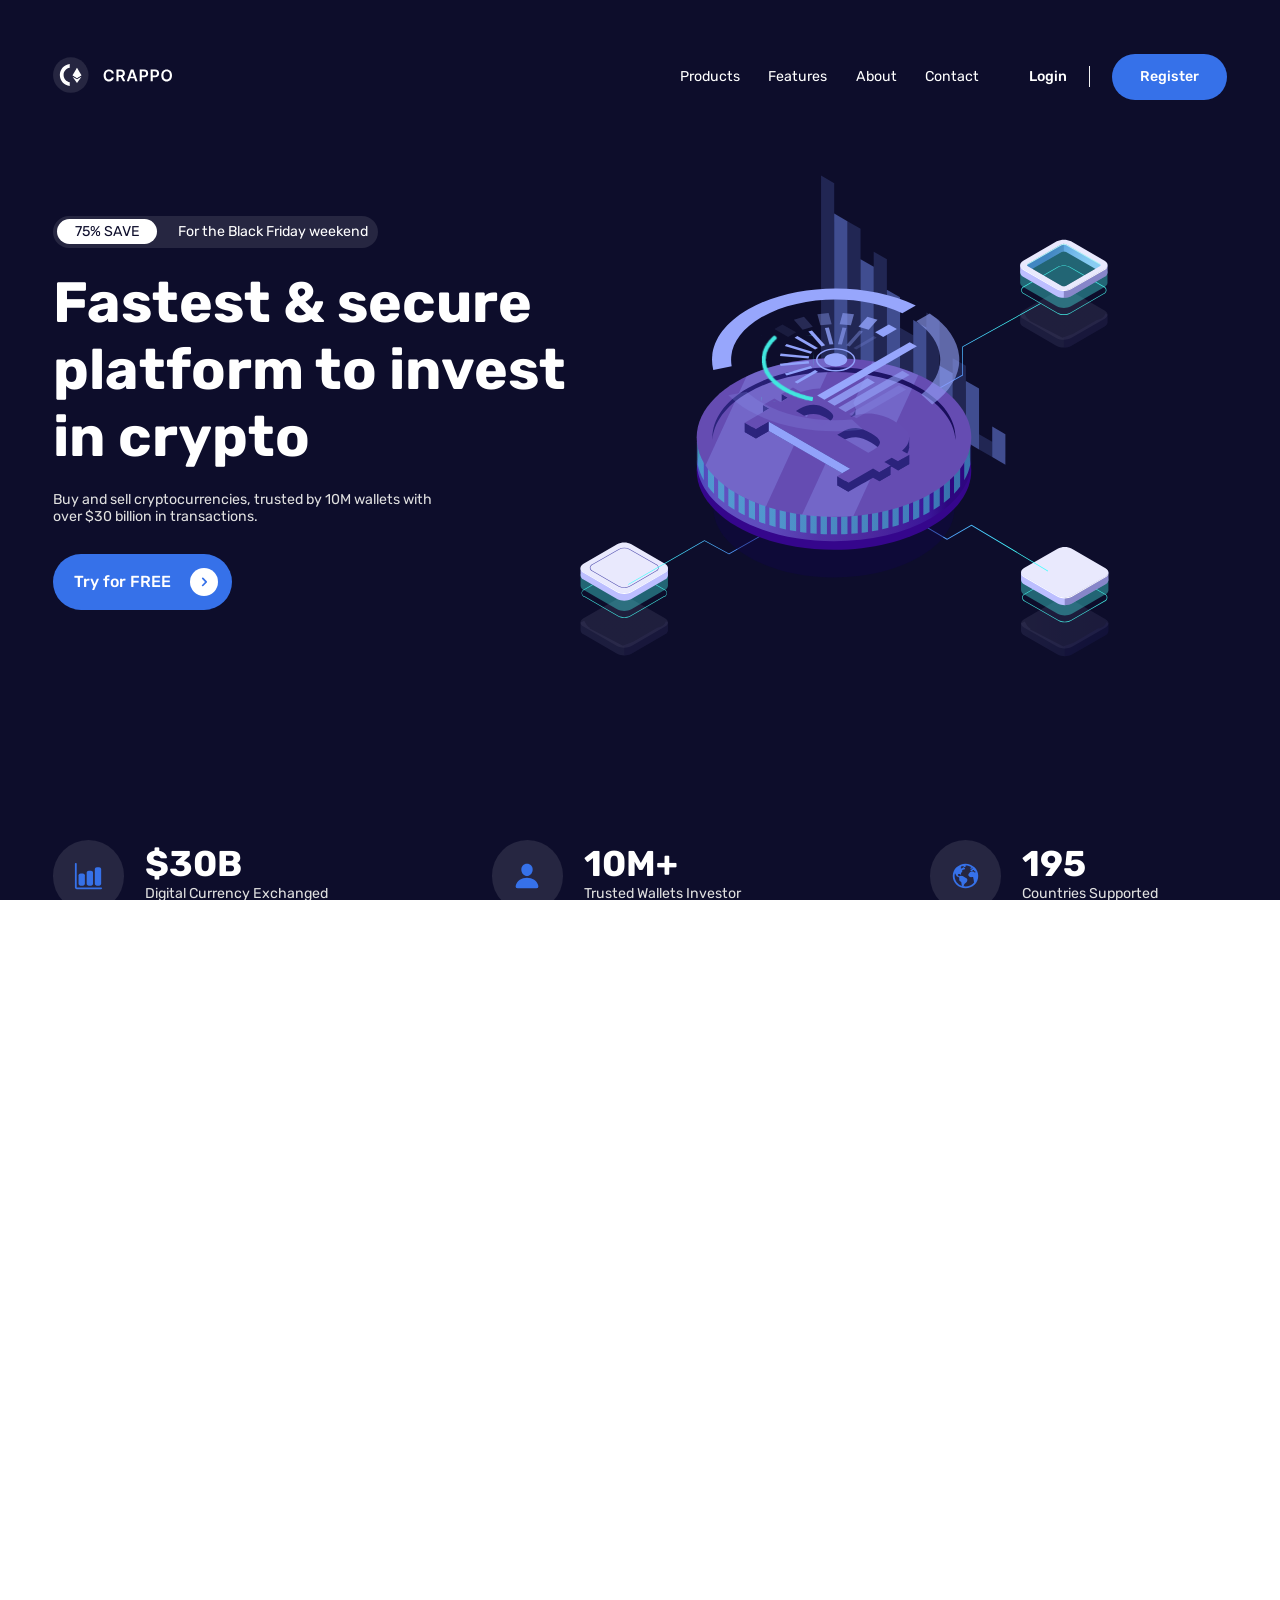
<file: index.html>
<!DOCTYPE html>
<html lang="en">
<head>
    <meta charset="UTF-8">
    <meta name="viewport" content="width=device-width, initial-scale=1.0">
    <title>CRAPPO</title>

    <script src="libs/gsap/gsap.min.js" defer></script>
    <script src="libs/gsap/ScrollSmoother.min.js" defer></script>
    <script src="libs/gsap/ScrollTrigger.min.js" defer></script>

    <link rel="stylesheet" href="css/main.css">
    <script src="js/app.js" defer></script>
</head>
<body>
    <div class="wrapper">
        <div class="content">
            <header class="header">
                <div class="container">
                    <div class="top" id="blockTop">
                        <div class="logo">
                            <img src="logo/Logo.svg" alt="Logo" class="logo_img">
                        </div>
                        <nav class="menu">
                            <ul class="menu__list">
                                <li class="menu__item">
                                    <a href="#" class="menu__link" id="menuProducts">Products</a>
                                </li>
                                <li class="menu__item">
                                    <a href="#" class="menu__link" id="menuFeatures">Features</a>
                                </li>
                                <li class="menu__item">
                                    <a href="#" class="menu__link" id="menuAbout">About</a>
                                </li>
                                <li class="menu__item">
                                    <a href="#" class="menu__link" id="menuContact">Contact</a>
                                </li>
                            </ul>
                            <div class="menu__authorize">
                                <a href="#" class="menu__login">Login</a>
                                <span class="menu__span"></span>
                                <button class="menu__button">Register</button>
                            </div>
                        </nav>
                    </div>
                </div>
            </header>
            <main class="main">
                <section class="present">
                    <div class="container">
                        <div class="present__content">
                            <div class="present__info">
                                <div class="present__adv">
                                    <div class="present__sale">
                                        <p class="present__text_small-violet">75% SAVE</p>
                                    </div>
                                    <p class="present__text-small-white">For the Black Friday weekend</p>
                                </div>
                                <div class="present__text">
                                    <h1 class="present__text-head">Fastest & secure platform to invest in crypto</h1>
                                    <p class="present__text-item">Buy and sell cryptocurrencies, trusted by 10M wallets with over $30 billion in transactions.</p>
                                    <button class="present__button">
                                        <p>Try for FREE</p>
                                        <img src="img/Arrow Right.svg" alt="Arrow Right">
                                    </button>
                                </div>
                            </div>
                            <div class="present__hero">
                                <img src="img/Hero.svg" alt="Hero" class="present__img">
                            </div>
                            <ul class="present__lists">
                                <li class="present__items">
                                    <div class="present__icons">
                                        <img src="img/Bar Chart.svg" alt="Bar Chart" class="present__icons-img">
                                    </div>
                                    <div class="present__item-text">
                                        <h2 class="present__item-head">$30B</h2>
                                        <p class="present_item-small">Digital Currency Exchanged</p>
                                    </div>
                                </li>
                                <li class="present__items">
                                    <div class="present__icons">
                                        <img src="img/Person.svg" alt="Person" class="present__icons-img">
                                    </div>
                                    <div class="present__item-text">
                                        <h2 class="present__item-head">10M+</h2>
                                        <p class="present_item-small">Trusted Wallets Investor</p>
                                    </div>
                                </li>
                                <li class="present__items">
                                    <div class="present__icons">
                                        <img src="img/Earth.svg" alt="Earth" class="present__icons-img">
                                    </div>
                                    <div class="present__item-text">
                                        <h2 class="present__item-head">195</h2>
                                        <p class="present_item-small">Countries Supported</p>
                                    </div>
                                </li>
                            </ul>
                        </div>
                    </div>
                </section>
                <section class="features" id="blockFeatures">
                    <div class="container">
                        <div class="features__main">
                            <div class="features__hero">
                                <img src="img/features__hero.svg" alt="Hero" class="features__hero_img">
                            </div>
                            <div class="features__content">
                                <h2 class="features__text_head">Why you should choose CRAPPO</h2>
                                <p class="features__text_item">Experience the next generation cryptocurrency platform. No financial borders, extra fees, and fake reviews.</p>
                                <button class="features__button">Learn More</button>
                            </div>
                        </div>
                    </div>
                </section>
                <section class="check">
                    <div class="container">
                        <div class="check__content">
                            <h2 class="check__text-head">Check how much you can earn</h2>
                            <p class="check__text-item">Let’s check your hash rate to see how much you will earn today, Exercitation veniam consequat sunt nostrud amet.</p>
                        </div>
                        <div class="check__calculate">
                            <input type="text" class="check__input" placeholder="Enter your hash rate">
                            <select name="select" id="select" class="check__select">
                                <option value="r1" class="check__option">TH</option>
                                <option value="r2" class="check__option">BTC</option>
                                <option value="r3" class="check__option">ETh</option>
                            </select>
                            <button class="check__button">Calculate</button>
                        </div>
                    </div>
                </section>
                <section class="products">
                    <div class="container">
                        <div class="products__calculate">
                            <p class="products__revenue">ESTIMATED 24 HOUR REVENUE:</p>
                            <h3 class="products__result">
                                0.055 130 59 ETH
                                <span>($1275)</span>
                            </h3>
                            <p class="products__caveat">Revenue will change based on mining difficulty and Ethereum price.</p>
                        </div>
                        <div class="products__content" id="blockProducts">
                            <h2 class="products__text-head">Trade securely and market the high growth cryptocurrencies.</h2>
                            <ul class="products__Lists">
                                <li class="products__list">
                                    <img src="img/Icon_btc.svg" alt="Icon" class="products__icons">
                                    <div class="products__title">
                                        <h3 class="products__name">Bitcoin</h3>
                                        <p class="products__name_cut">BTC</p>
                                    </div>
                                    <p class="products__text">Digital currency in which a record of transactions is maintained.</p>
                                    <button class="products__button">
                                        <p>Start mining</p>
                                        <img src="img/Arrow Right.svg" alt="Arrow" class="products__arrow">
                                    </button>
                                </li>
                                <li class="products__list">
                                    <img src="img/Icon_ETH.svg" alt="Icon" class="products__icons">
                                    <div class="products__title">
                                        <h3 class="products__name">Ethereum</h3>
                                        <p class="products__name_cut">ETH</p>
                                    </div>
                                    <p class="products__text">Blockchain technology to create and run decentralized digital applications.</p>
                                    <button class="products__button">
                                        <p>Start mining</p>
                                        <img src="img/Arrow Right.svg" alt="Arrow" class="products__arrow">
                                    </button>
                                </li>
                                <li class="products__list">
                                    <img src="img/Icon_LTC.svg" alt="Icon" class="products__icons">
                                    <div class="products__title">
                                        <h3 class="products__name">Litecoin</h3>
                                        <p class="products__name_cut">LTC</p>
                                    </div>
                                    <p class="products__text">Cryptocurrency that enables instant payments to anyone in the world.</p>
                                    <button class="products__button">
                                        <p>Start mining</p>
                                        <img src="img/Arrow Right.svg" alt="Arrow" class="products__arrow">
                                    </button>
                                </li>
                            </ul>
                        </div>
                    </div>
                </section>
                <section class="about" id="blockAbout">
                    <div class="container">
                        <h2 class="about__head">Market sentiments, portfolio, and run the infrastructure of your choice</h2>
                        <div class="about__invest">
                            <div class="about__content">
                                <h3 class="about__head">Invest Smart</h3>
                                <p class="about__text">Get full statistic information about the behaviour of buyers and sellers will help you to make the decision. </p>
                                <button class="about__button">Learn More</button>
                            </div>
                            <img src="img/Chart.svg" alt="Chart" class="about__invest-img">
                        </div>
                        <div class="about__detalied">
                            <img src="img/Statistic.svg" alt="Statistic" class="about__detalied-img">
                            <img src="img/Base.svg" alt="Base" class="about__detalied-img">
                            <div class="about__content-left">
                                <h3 class="about__head">Detailed Statistics</h3>
                                <p class="about__text">View all mining related information in realtime, at any point at any location and decide which polls you want to mine in.</p>
                                <button class="about__button">Learn More</button>
                            </div>
                        </div>
                        <div class="about__profit">
                            <div class="about__content">
                                <h3 class="about__head">Grow your profit and track your investments</h3>
                                <p class="about__text">Use advanced analytical tools. Clear TradingView charts let you track current and historical profit investments.</p>
                                <button class="about__button">Learn More</button>
                            </div>
                            <img src="img/Table.svg" alt="Table" class="about__invest-img">
                        </div>
                    </div>
                </section>
                <section class="contact" id="blockContact">
                    <div class="container">
                        <div class="contact__content">
                            <div class="contact__header">
                                <h3 class="contact__head">Start mining now</h3>
                                <p class="contact__text">Join now with CRAPPO to get the latest news and start mining now</p>
                            </div>
                            <div class="contact__interactive">
                                <input type="text" class="contact__input" placeholder="Enter your email">
                                <button class="contact__button">Subscribe</button>
                            </div>
                        </div>
                    </div>
                </section>
            </main>
            <footer class="footer">
                <div class="container">
                    <div class="footer__content">
                        <div class="footer__first">
                            <img src="logo/Logo.svg" alt="Logo" class="footer__logo">
                            <div class="footer__lists">
                                <div class="footer__links">
                                    <h4 class="footer__head">Quick Link</h4>
                                    <ul class="footer__link">
                                        <li class="footer__items">
                                            <a href="#" class="footer__item" id="footerHome">Home</a>
                                        </li>
                                        <li class="footer__items">
                                            <a href="#" class="footer__item" id="footerProducts">Products</a>
                                        </li>
                                        <li class="footer__items">
                                            <a href="#" class="footer__item" id="footerAbout">About</a>
                                        </li>
                                        <li class="footer__items">
                                            <a href="#" class="footer__item" id="footerFeatures">Features</a>
                                        </li>
                                        <li class="footer__items">
                                            <a href="#" class="footer__item" id="footerContact">Contact</a>
                                        </li>
                                    </ul>
                                </div>
                                <div class="footer__links">
                                    <h4 class="footer__head">Resources</h4>
                                    <ul class="footer__link">
                                        <li class="footer__items">
                                            <a href="#" class="footer__item">Download Whitepapper</a>
                                        </li>
                                        <li class="footer__items">
                                            <a href="#" class="footer__item">Smart Token</a>
                                        </li>
                                        <li class="footer__items">
                                            <a href="#" class="footer__item">Blockchain Explorer</a>
                                        </li>
                                        <li class="footer__items">
                                            <a href="#" class="footer__item">Crypto API</a>
                                        </li>
                                        <li class="footer__items">
                                            <a href="#" class="footer__item">Interest</a>
                                        </li>
                                    </ul>
                                </div>
                            </div>
                            <div class="footer__payment">
                                <!-- font-family: "RubickMedium"!!! -->
                                <h3 class="footer__payment_head">We accept following payment systems</h3>
                                <ul class="footer__icons">
                                    <li class="footer__icon">
                                        <img src="logo/Visa.svg" alt="Visa" class="footer__icon-img">
                                    </li>
                                    <li class="footer__icon">
                                        <img src="logo/Mastercard.svg" alt="Mastercard" class="footer__icon-img">
                                    </li>
                                    <li class="footer__icon">
                                        <img src="logo/Bitcoin.svg" alt="Bitcoin" class="footer__icon-BTC">
                                    </li>
                                </ul>
                            </div>
                        </div>
                        <div class="footer__footer">
                            <div class="footer__rights">
                                <p>©2021 CRAPPO. All rights reserved</p>
                            </div>
                            <div class="footer__socials">
                                <img src="logo/facebook-f 1.svg" alt="facebook" class="footer__socials-img">
                                <img src="logo/instagram 1.svg" alt="instagram" class="footer__socials-img">
                                <img src="logo/youtube 1.svg" alt="youtube" class="footer__socials-img">
                                <img src="logo/twitter 1.svg" alt="twitter" class="footer__socials-img">
                                <img src="logo/linkedin 1.svg" alt="linkedin" class="footer__socials-img">
                            </div>
                        </div>
                    </div>
                </div>
            </footer>
        </div>
    </div>
</body>
</html>
</file>
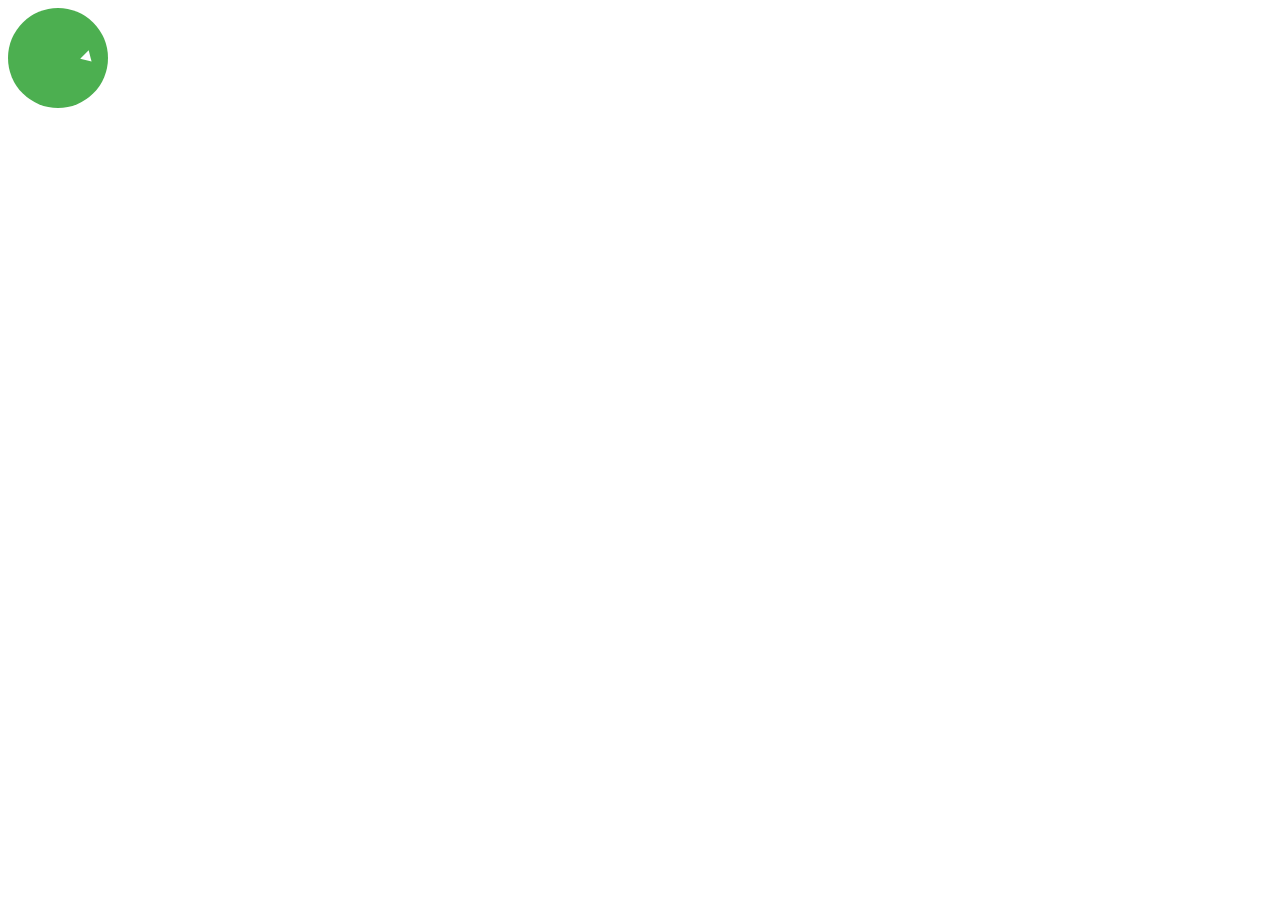
<file: css/gggg.html>
<!DOCTYPE html>
<html lang="ru">
<head>
    <meta charset="UTF-8">
    <meta name="viewport" content="width=device-width, initial-scale=1.0">
    <title>Кнопка с анимацией</title>
    <style>
        .circle-button {
            width: 100px; /* Начальная ширина */
            height: 100px; /* Начальная высота */
            background-color: #4CAF50; /* Цвет фона */
            border-radius: 50%; /* Круглая форма */
            display: flex;
            justify-content: center;
            align-items: center;
            border: none;
            cursor: pointer;
            outline: none;
            position: relative;
            transition: width 0.3s ease, height 0.3s ease, border-radius 0.3s ease; /* Плавная анимация */
        }

        .circle-button:hover {
            width: 150px; /* Новая ширина при наведении */
            height: 60px; /* Новая высота при наведении */
            border-radius: 15px; /* Закругленные углы при наведении */
        }

        .arrow {
            width: 0;
            height: 0;
            border-left: 10px solid white; /* Цвет стрелки */
            border-top: 6px solid transparent;
            border-bottom: 6px solid transparent;
            position: absolute;
            right: 15px; /* Положение стрелки справа */
            transform: rotate(45deg); /* Поворот стрелки */
        }

        .button-text {
            opacity: 0; /* Скрытый текст */
            color: white; /* Цвет текста */
            transition: opacity 0.3s ease; /* Плавная анимация для текста */
        }

        .circle-button:hover .button-text {
            opacity: 1; /* Показать текст при наведении */
        }
    </style>
</head>
<body>

    <button class="circle-button">
        <div class="button-text">Нажми</div> <!-- Текст кнопки -->
        <div class="arrow"></div>
    </button>

</body>
</html>
</file>
<file: css/main.css>
*, *::after, *::before {
    margin: 0;
    padding: 0;
    box-sizing: border-box;
}
html, body {
    font-family: "RubikRegular";
    font-size: 1.11vw;
    color: #E0E0E0;
    overflow-x: hidden;
}
a {
    text-decoration: none;
    color: inherit;
}
ul {
    list-style: none;
}
button {
    border: none;
}

@font-face {
    font-family: 'RubikBold';
    src: url('../font/Rubik-Bold.ttf');
}
@font-face {
    font-family: 'RubikMedium';
    src: url('../font/Rubik-Medium.ttf');
}
@font-face {
    font-family: 'RubikRegular';
    src: url('../font/Rubik-Regular.ttf');
}

h1 {
    font-family: "RubikBold";
    font-size: 4.44vw;
    color: #FFFFFF;
    line-height: auto;
}
h2 {
    font-family: "RubikBold";
    font-size: 2.8vw;
    color: #FFFFFF;
    line-height: calc(1.5rem + 0.5vw);
}
h3 {
    font-family: "RubikBold";
    font-size: 2.22vw;
    color: #FFFFFF;
    line-height: calc(1.5rem + 0.5vw);
}
.content > * {
	will-change: transform;
}



.container {
    max-width: 91.7vw;
    margin: 0 auto;
}

.header {
    background: #0D0D2B;
    padding-top: 4.2vw;
    padding-bottom: 2px;
    margin-bottom: -2px;
}
.top {
    display: flex;
    justify-content: space-between;
    align-items: center;
}
.logo_img {
    width: 9.375vw;
    height: 2.8vw;
}
.menu {
    display: flex;
    gap: 3.9vw;
}
.menu__list {
    display: flex;
    gap: 2.22vw;
    align-items: center;
}
.menu__link {
    font-family: "RubikRegular";
    font-size: 1.11vw;
    align-items: center;
    justify-content: center;
    color: #FFFFFF;
    position: relative;
}
.menu__link::after {
    position: absolute;
    content: '';
    left: 0;
    bottom: -2px;
    width: 0;
    height: 1px;
    background: #FFFFFF;
    transition: .5s;
}
.menu__link:hover::after {
    width: 100%;
}
.menu__authorize {
    display: flex;
    align-items: center;
    justify-content: center;
    gap: 1.7vw;
}
.menu__login {
    font-family: "RubikMedium";
    font-size: 1.11vw;
    color: #FFFFFF;
    line-height: calc(1.5rem + 0.5vw);
    transition: .5s;
}
.menu__login:hover {
    color: #969696;
}
.menu__span {
    width: 1px;
    height: 1.66vw;
    background: #f2f2f2;
}
.menu__button {
    width: 9vw;
    height: 3.6vw;
    background: #3671E9;
    font-family: "RubikMedium";
    font-size: 1.11vw;
    color: #FFFFFF;
    line-height: calc(1.5rem + 0.5vw);
    border-radius: 20vw;
    cursor: pointer;
    transition: .5s;
}
.menu__button:hover {
    background: #0038a8;
    color: #969696;
}



.present {
    background: #0D0D2B;
    padding-top: 3.54vw;
}
.present__content {
    display: flex;
    flex-wrap: wrap;
}
.present__info {
    order: 0;
    display: flex;
    flex-direction: column;
    margin-top: 5.5vw;
}

.present__adv {
    width: 25.35vw;
    height: 2.5vw;
    background: rgba(255, 255, 255, .1);
    display: flex;
    justify-content: space-between;
    align-items: center;
    color: #FFFFFF;
    border-radius: 32vw;
    margin-bottom: 1.66vw;
}
.present__sale {
    width: 7.84vw;
    background: #FFFFFF;
    border-radius: 32vw;
    display: flex;
    align-items: center;
    justify-content: center;
    margin-left: .3vw;
}
.present__text_small-violet {
    color: #0D0D2B;
    margin: .3vw auto;
}
.present__text-small-white {
    margin-right: .76vw;
}

.present__text-head {
    width: 40.83vw;
    margin-bottom: 1.66vw;
}
.present__text-item {
    width: 30.2vw;
    margin-bottom: 2.22vw;
}
.present__button {
    width: 14vw;
    height: 4.43vw;
    border-radius: 32vw;
    display: flex;
    align-items: center;
    justify-content: space-between;
    padding:1.11vw 1.11vw 1.11vw 1.66vw;
    background: #3671E9;
    transition: .5s;
}
.present__button:hover {
    background: #0038a8;
}
.present__button p {
    font-family: "RubikMedium";
    font-size: 1.25vw;
    text-wrap: nowrap;
    color: white;
}
.present__button img {
    width: 2.22vw;
    height: 2.22vw;
}

.present__img {
    order: 1;
    width: 41.94vw;
    height: 40vw;
}
.present__lists {
    order: 2;
    margin-top: 14vw;
    display: flex;
    width: 100%;
    justify-content: space-between;
}
.present__items {
    display: flex;
    justify-content: flex-start;
    gap: 1.66vw;
    align-items: center;
    width: 23.2vw;
}
.present__icons {
    width: 5.55vw;
    height: 5.55vw;
    border-radius: 32vw;
    background: rgba(255, 255, 255, .1);
    display: flex;
    justify-content: center;
    align-items: center;
}
.present__icons-img {
    width: 2.22vw;
    height: 2.22vw;
}
.present__item-text {
    display: flex;
    flex-direction: column;
    gap: 0.5vw;
    justify-content: flex-start;
}



.features {
    background: #0D0D2B;
    padding-top: 6.9vw;
}
.features__main {
    display: flex;
    justify-content: space-between;
}
.features__hero_img {
    width: 41.14vw;
    height: 29.94vw;
}
.features__content {
    margin-top: 10vw;
}
.features__text_head {
    width: 33.33vw;
    height: 8.3325vw;
    line-height: 150%;
    margin-bottom: 1.66vw;
}
.features__text_item {
    width: 28.33vw;
    margin-bottom: 2.22vw;
}
.features__button {
    width: 10vw;
    height: 4vw;
    border-radius: 32vw;
    color: #FFFFFF;
    font-family: "RubikMedium";
    font-size: 1.25vw;
    background: #3671E9;
    cursor: pointer;
    transition: .5s;
}
.features__button:hover {
    background: #0038a8;
    color: #969696;
}



.check {
    background: #0D0D2B;
    padding-top: 13.88vw;
    text-align: center;
}
.check__content {
    display: flex;
    flex-direction: column;
    align-items: center;
    gap: 1.66vw;
    margin-bottom: 4.44vw;
}
.check__text-item {
    width: 43.2vw;
}

.check__calculate {
    max-width: 65.42vw;
    margin: 0 auto;
    padding: 3.33vw;
    height: 10.76vw;
    background: #FFFFFF;
    display: flex;
    justify-content: space-between;
    border-radius: 1vw 1vw 0 0;
}
.check__input {
    width: 28vw;
    border: none;
    border-bottom: 1px solid #E0E0E0;
    outline: none;
    font-family: "RubikRegular";
    font-size: 1.38vw;
    color: #0D0D2B;
}
.check__input::placeholder {
    font-family: "RubikRegular";
    font-size: 1.38vw;
    color: #0D0D2B;
}
.check__select {
    border: none;
    border-bottom: 1px solid #E0E0E0;
    font-family: "RubikRegular";
    font-size: 1.38vw;
    color: #0D0D2B;
    outline: none;
}
.check__option {
    font-family: "RubikRegular";
    font-size: 1.38vw;
    color: #0D0D2B;
}
.check__button {
    width: 10.2vw;
    height: 4vw;
    border-radius: 32vw;
    background: #3671E9;
    display: flex;
    justify-content: center;
    align-items: center;
    font-family: "RubikMedium";
    font-size: 1.25vw;
    color: #FFFFFF;
    cursor: pointer;
    transition: .5s;
}
.check__button:hover {
    background: #0038a8;
    color: #969696;
}



.products {
    background: #FAFBFF;
    text-align: center;
    margin-bottom: 6.9vw;
}

.products__calculate {
    max-width: 65.42vw;
    height: 15vw;
    margin: 0 auto;
    background: #FFFFFF;
    border-radius: 0 0 1vw 1vw;
    padding: 3.33vw;
    display: flex;
    flex-direction: column;
    align-items: start;
}
.products__revenue {
    font-family: "RubikMedium";
    color: #3671E9;
    margin-bottom: 1.11vw;
}
.products__result {
    color: #000000;
    margin-bottom: .3vw;
}
.products__result span {
    color: #3671E9;
}
.products__caveat {
    color: #828282;
}
.products__content {
    margin-top: 6.9vw;
}
.products__text-head {
    color: #0D0D2B;
    width: 51.45vw;
    line-height: 150%;
    margin: 0 auto;
}
.products__Lists {
    display: flex;
    justify-content: space-between;
    margin-top: 4.44vw;
}
.products__list {
    width: 25.69vw;
    height: 30vw;
    background: #FFFFFF;
    border-radius: 1vw;
    padding: 3.33vw 1.66vw;
    display: flex;
    flex-direction: column;
    align-items: center;
    justify-content: center;
    transition: .5s;
}
.products__icons {
    width: 5.55vw;
    height: 5.55vw;
    margin-bottom: 3.33vw;
}
.products__title {
    display: flex;
    justify-content: center;
    align-items: center;
    gap: 0.55vw;
    margin-bottom: 1.11vw;
}
.products__name {
    color: #0D0D2B;
}
.products__name_cut {
    font-family: "RubikMedium";
    font-size: 1.25vw;
    color: #BDBDBD;
}
.products__text {
    width: 22.36vw;
    margin-bottom: 1.74vw;
}
.products__button {
    background: none;
}
.products__button p {
    display: none;
    color: #FFFFFF;
    font-family: "RubikMedium";
    font-size: 1.25vw;
    transform: translateX(-20px);
}
.products__arrow {
    width: 4.44vw;
    height: 4.44vw;
    border: 1px solid #969696;
    border-radius: 32vw;
    transform: scale3d(2.22vw, 2.22vw);
    transition: .3s;
}
.products__list:hover {
    background: #2B076E;
}
.products__list:hover .products__name {
    color: #FFFFFF;
} 
.products__list:hover .products__name_cut {
    color: #FFFFFF;
} 
.products__list:hover .products__button {
    display: block;
    width: 14.23vw;
    height: 4.44vw;
    background: #3671E9;
    border-radius: 32vw;
    display: flex;
    padding: 1.11vw 1.11vw 1.11vw 1.66vw;
    justify-content: space-between;
    align-items: center;
    color: #FFFFFF;
    font-family: "RubikMedium";
    font-size: 1.25vw;
    cursor: pointer;
    transition: .3s;
}
.products__list:hover .products__button p {
    display: block;
    transform: translateX(0);
}
.products__list:hover .products__button .products__arrow {
    width: 2.22vw;
    height: 2.22vw;
    border: none;
    transition: 1.9s;
}



.about {
    background: #2B076E;
    padding-top: 6.9vw;
    padding-bottom: 6.9vw;
}
.about__head {
    width: 52.64vw;
    margin: 0 auto;
    line-height: 150%;
}
.about__invest {
    display: flex;
    justify-content: space-between;
    margin-top: 6.94vw;
}
.about__content {
    width: 31.52vw;
    margin-top: 2.7vw;
}
.about__text {
    width: 28.33vw;
    margin-top: 1.66vw;
    margin-bottom: 2.22vw;
}
.about__button {
    display: flex;
    justify-content: center;
    align-items: center;
    width: 11.18vw;
    height: 4vw;
    background: #3671E9;
    border-radius: 32vw;
    color: #FFFFFF;
    font-family: "RubikMedium";
    font-size: 1.25vw;
    cursor: pointer;
    transition: .5s;
}
.about__button:hover {
    background:#0038a8;
    color: #969696;
}
.about__invest-img {
    width: 40.27vw;
}

.about__detalied {
    display: flex;
    justify-content: end;
    position: relative;
}
.about__detalied-img {
    position: absolute;
    width: 49.3vw;
    left: -5.3vw;
}
.about__content-left {
    width: 31.52vw;
    margin-top: 7.29vw;
}
.about__profit {
    margin-top: 16.66vw;
    display: flex;
    justify-content: space-between;
}
.about__invest-img {
    width: 47.36vw;
}



.contact {
    background-image: linear-gradient(#2B076E, #0D0D2B);
    padding: 6.11vw 0 6.11vw;
}
.contact__content {
    width: 100%;
    height: 18vw;
    background: #3671E9;
    border-radius: 1vw;
    padding: 3.33vw;
    display: flex;
    justify-content: space-between;
    align-items: center;
}
.contact__header {
    width: 34.79vw;
    display: flex;
    flex-direction: column;
    gap: 1.11vw;
}
.contact__text {
    width: 24.16vw;
}
.contact__interactive {
    display: flex;
    width: 39.3vw;
    justify-content: space-between;
}
.contact__input {
    width: 25.97vw;
    border: none;
    border-bottom: 1px solid #FFFFFF;
    background: inherit;
    color: #FFFFFF;
    outline: none;
}
.contact__input::placeholder {
    color: #FFFFFF;
    font-family: inherit;
    font-size: 1.25vw;
}
.contact__button {
    width: 10.55vw;
    height: 3.82vw;
    border-radius: 32vw;
    color: #0D0D2B;
    font-family: "RubikMedium";
    font-size: 1.25vw;
    transition: .5s;
}
.contact__button:hover {
    background: #969696;
    color: #2B076E;
}



.footer {
    background: #0D0D2B;
    padding-top: 2px;
    margin-top: -2px;
}
.footer__content {
    display: flex;
    flex-direction: column;
    flex-wrap: wrap;
}
.footer__first {
    display: flex;
    align-items: start;
    justify-content: space-between;
}

.footer__logo {
    width: 9.375vw;
    margin-right: 11.875vw;
}
.footer__lists {
    display: flex;
    gap: 2.43vw;
}
.footer__head {
    margin-bottom: 1.66vw;
    font-family: "RubikMedium";
    font-size: 1.388vw;
}
.footer__link {
    display: flex;
    flex-direction: column;
    gap: 1vw;
}

.footer__payment {
    display: flex;
    flex-direction: column;
    gap: 2.77vw;
    width: 24.65vw;
}
.footer__payment_head {
    font-family: "RubikMedium";
}
.footer__icons {
    display: flex;
    justify-content: space-between;
}
.footer__icon {
    width: 6.66vw;
    height: 4.44vw;
    background: rgba(255, 255, 255, .1);
    border-radius: 1vw;
    display: flex;
    justify-content: center;
    align-items: center;
}
.footer__icon-img {
    width: 3.33vw;
}
.footer__icon-BTC {
    width: 2.77vw;
}
.footer__footer {
    display: flex;
    justify-content: space-between;
    margin: 8.3vw 0 5.55vw;
}
.footer__socials {
    display: flex;
    gap: 2.22vw;
}
.footer__socials-img {
    width: 1.66vw;
}
</file>
